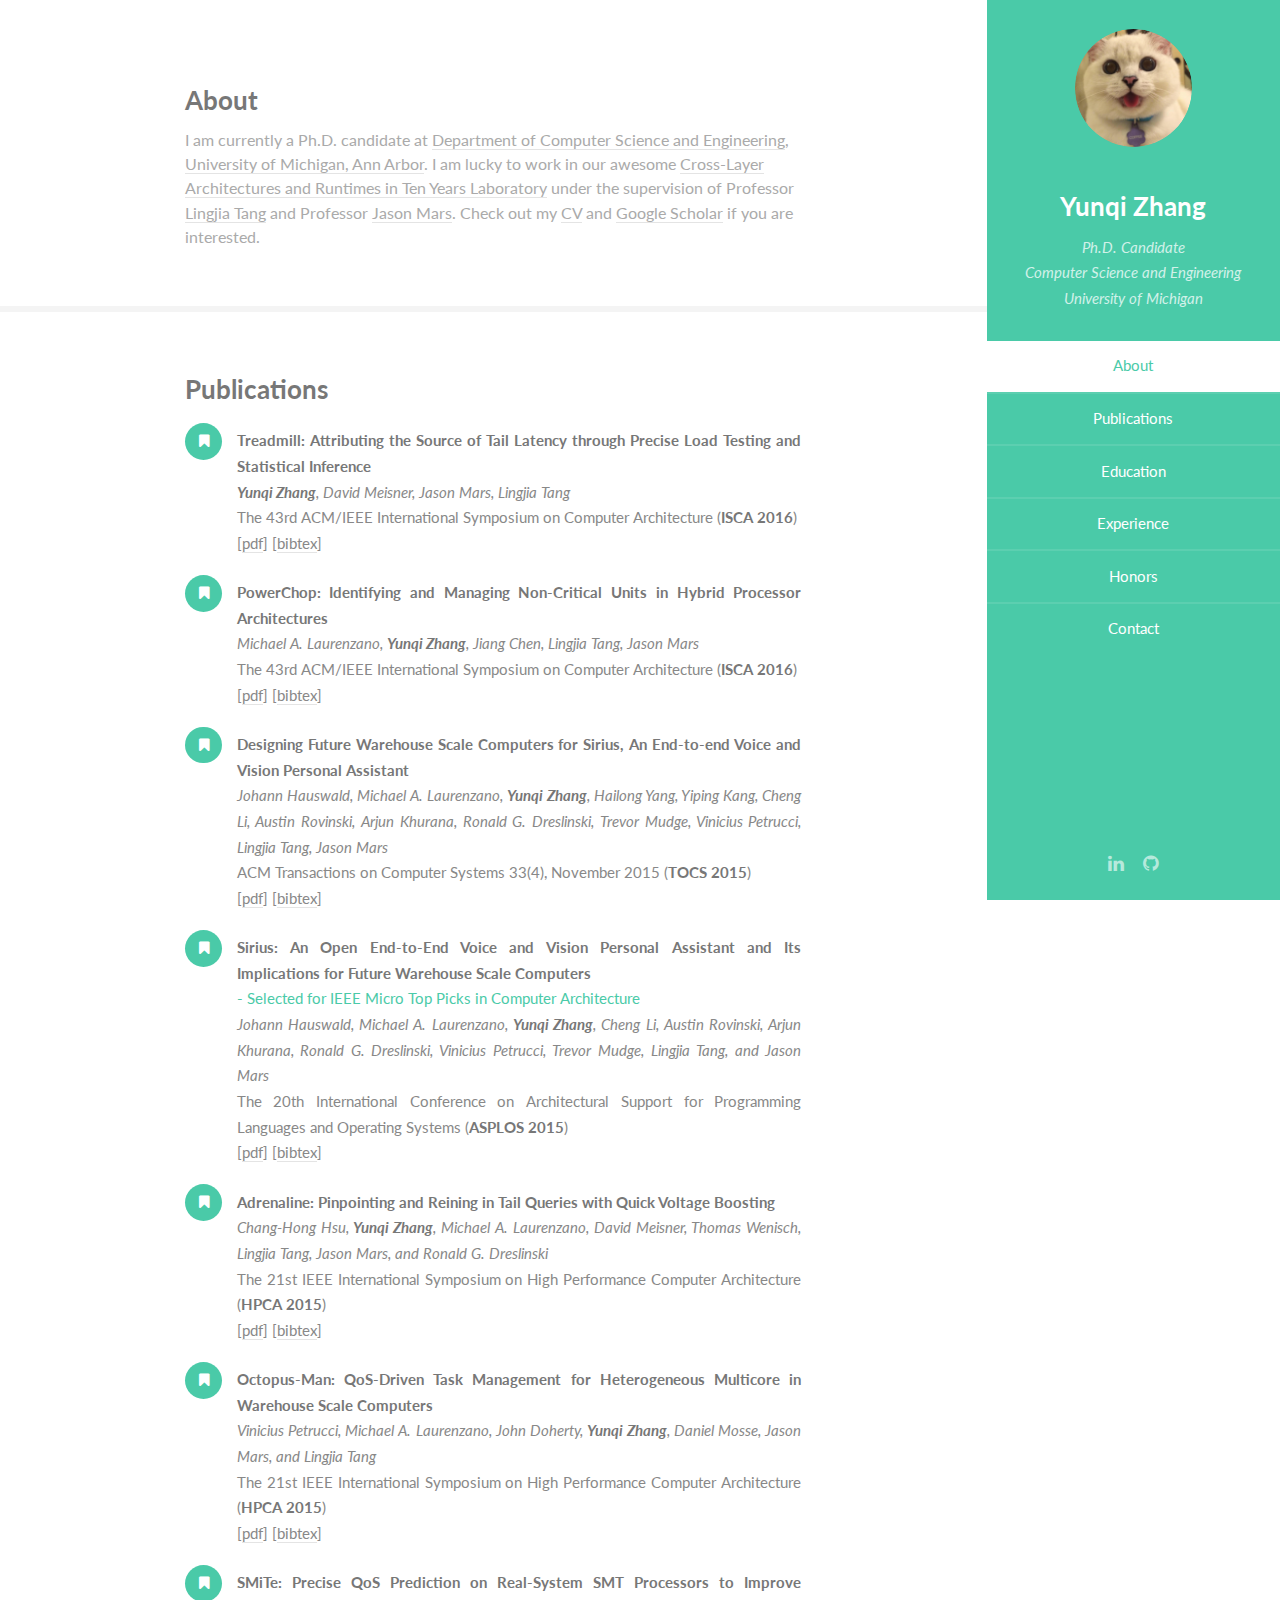
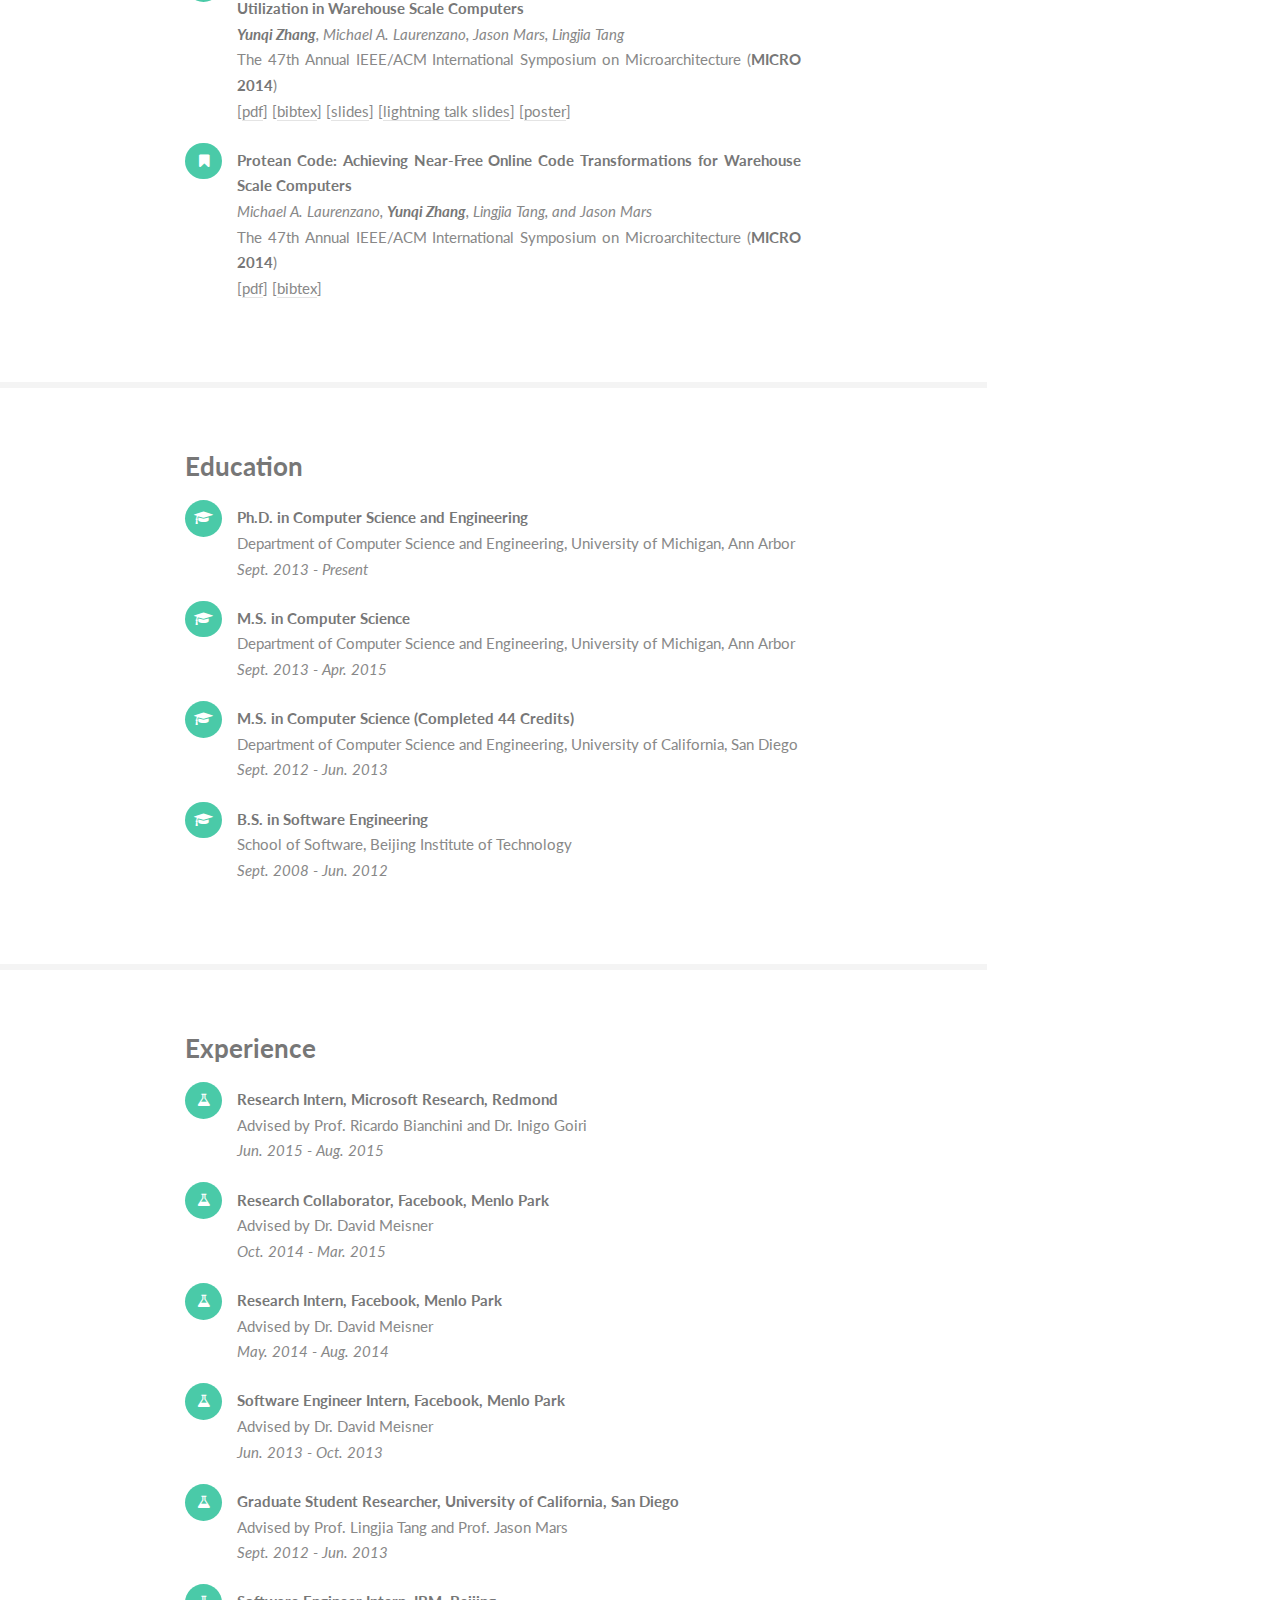
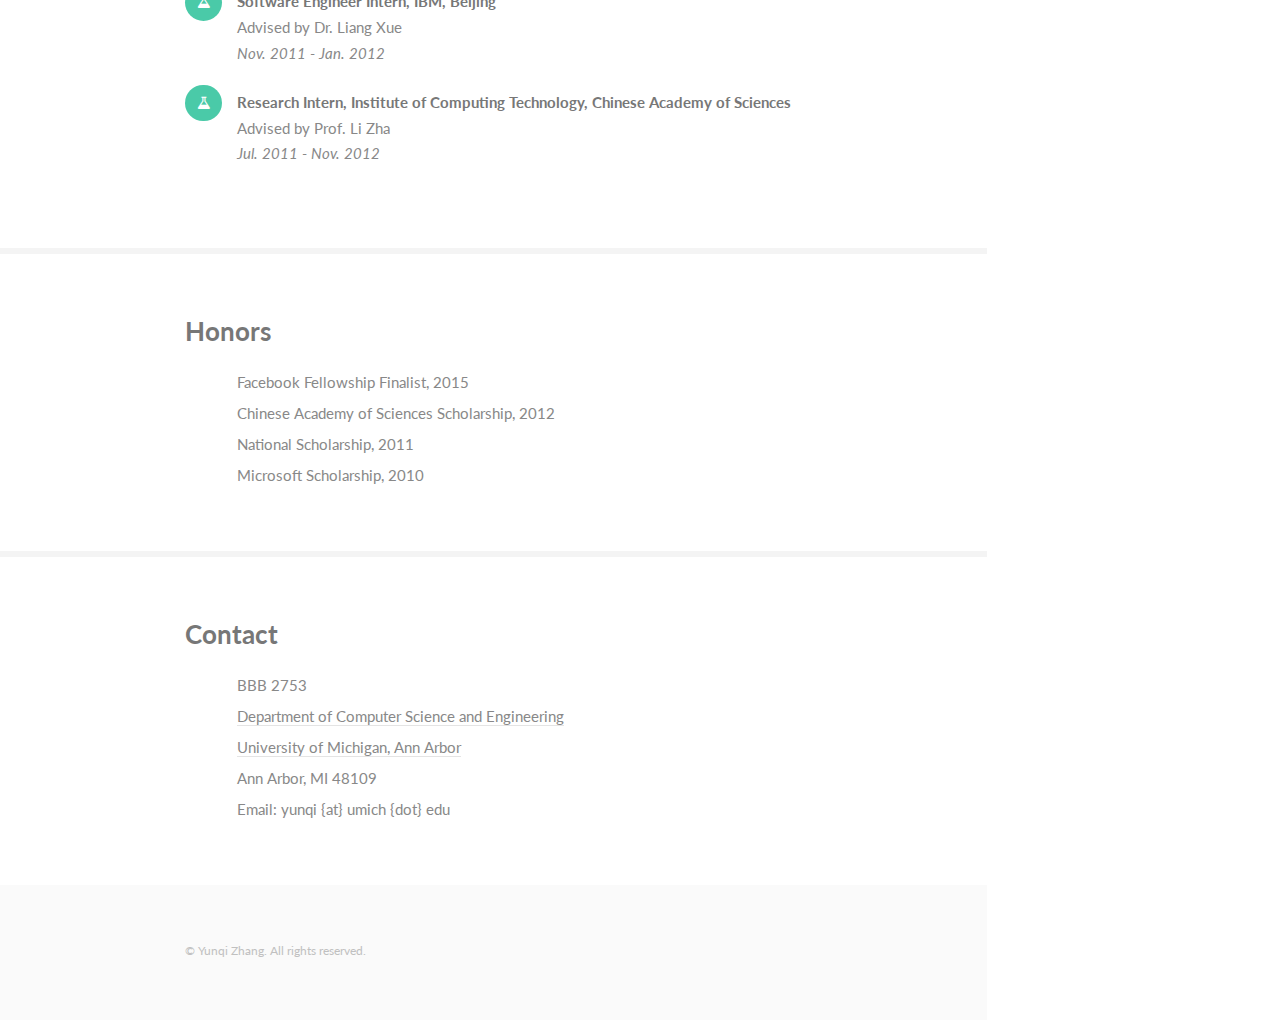
<file: index.html>
<!DOCTYPE html>

<!-- Google Analytics -->
<script>
  (function(i,s,o,g,r,a,m){i['GoogleAnalyticsObject']=r;i[r]=i[r]||function(){
  (i[r].q=i[r].q||[]).push(arguments)},i[r].l=1*new Date();a=s.createElement(o),
  m=s.getElementsByTagName(o)[0];a.async=1;a.src=g;m.parentNode.insertBefore(a,m)
  })(window,document,'script','https://www.google-analytics.com/analytics.js','ga');
  ga('create', 'UA-47259809-2', 'auto');
  ga('send', 'pageview');
</script>
<!-- Google Analytics -->

<html>
  <head>
    <title>Yunqi Zhang</title>
    <meta http-equiv="content-type" content="text/html; charset=utf-8" />
    <meta name="description" content="" />
    <meta name="keywords" content="" />
    <!--[if lte IE 8]><script src="css/ie/html5shiv.js"></script><![endif]-->
    <script src="js/jquery.min.js"></script>
    <script src="js/jquery.scrollzer.min.js"></script>
    <script src="js/jquery.scrolly.min.js"></script>
    <script src="js/skel.min.js"></script>
    <script src="js/skel-layers.min.js"></script>
    <script src="js/init.js"></script>
    <noscript>
      <link rel="stylesheet" href="css/skel.css" />
      <link rel="stylesheet" href="css/style.css" />
      <link rel="stylesheet" href="css/style-xlarge.css" />
    </noscript>
    <script type="text/javascript">
      $(document).ready( function() {
        $('#meow').click(function(){
            $('#wrap').append('<embed id="embed_player" src="meows/meow.wav" autostart="true" hidden="true"></embed>');
          });
        });
    </script>
    <!--[if lte IE 8]><link rel="stylesheet" href="css/ie/v8.css" /><![endif]-->
  </head>
  <body>
    <div id="wrapper">

      <!-- Header -->
        <section id="header" class="skel-layers-fixed">
          <header>
          <span class="image avatar"><a href="#"><img name="meow" id="meow" src="images/photo.jpg" alt="" /></a></span>
          <div id="wrap">&nbsp;</div>
            <h1 id="logo"><a href="#">Yunqi Zhang</a></h1>
            <p>
              Ph.D. Candidate<br />
              Computer Science and Engineering<br />
              University of Michigan
            </p>
          </header>
          <nav id="nav">
            <ul>
              <li><a href="#one" class="active">About</a></li>
              <li><a href="#two">Publications</a></li>
              <li><a href="#three">Education</a></li>
              <li><a href="#four">Experience</a></li>
              <li><a href="#five">Honors</a></li>
              <li><a href="#six">Contact</a></li>
            </ul>
          </nav>
          <footer>
            <ul class="icons">
              <li><a href="https://www.linkedin.com/in/yunqi-zhang-45565959" class="icon fa-linkedin"><span class="label">LinkedIn</span></a></li>
              <li><a href="https://github.com/yqzhang" class="icon fa-github"><span class="label">Github</span></a></li>
            </ul>
          </footer>
        </section>

      <!-- Main -->
        <div id="main">

          <!-- One -->
            <section id="one">
              <div class="container">
                <header>
                <h3>About</h3>
                <p>
                  I am currently a Ph.D. candidate at <a href="http://cse.umich.edu">Department of Computer Science and Engineering</a>,
                  <a href="http://www.umich.edu">University of Michigan, Ann Arbor</a>. I am lucky to work in our awesome 
                  <a href="http://clarity-lab.org/">Cross-Layer Architectures and Runtimes in Ten Years Laboratory</a> under the supervision of Professor 
                  <a href="http://www.lingjia.org">Lingjia Tang</a> and Professor <a href="http://www.jasonmars.org">Jason Mars</a>.
                  Check out my <a href="pdf/Yunqi_Zhang_CV.pdf">CV</a> and
                  <a href="https://scholar.google.com/citations?user=4Vo3pVMAAAAJ">Google Scholar</a> if you are interested.
                </p>
              </div>
            </section>

          <!-- Two -->
            <section id="two">
              <div class="container">
                <h3>Publications</h3>
                <ul class="feature-icons">
                  <li class="fa-bookmark">
                    <p align="justify">
                      <B>Treadmill: Attributing the Source of Tail Latency through Precise Load Testing and Statistical Inference</B><br />
                      <I><B>Yunqi Zhang</B>, David Meisner, Jason Mars, Lingjia Tang</I><br />
                      The 43rd ACM/IEEE International Symposium on Computer Architecture (<B>ISCA 2016</B>)<br />
                      [<a href="pdf/zhang2016treadmill.pdf">pdf</a>] [<a href="bibtex/zhang2016treadmill.bib">bibtex</a>]
                    </p>
                  </li>

                  <li class="fa-bookmark">
                    <p align="justify">
                      <B>PowerChop: Identifying and Managing Non-Critical Units in Hybrid Processor Architectures</B><br />
                      <I>Michael A. Laurenzano, <B>Yunqi Zhang</B>, Jiang Chen, Lingjia Tang, Jason Mars</I><br />
                      The 43rd ACM/IEEE International Symposium on Computer Architecture (<B>ISCA 2016</B>)<br />
                      [<a href="pdf/laurenzano2016powerchop.pdf">pdf</a>] [<a href="bibtex/laurenzano2016powerchop.bib">bibtex</a>]
                    </p>
                  </li>

                  <li class="fa-bookmark">
                    <p align="justify">
                      <B>Designing Future Warehouse Scale Computers for Sirius, An End-to-end Voice and Vision Personal Assistant</B><br />
                      <I>Johann Hauswald, Michael A. Laurenzano, <B>Yunqi Zhang</B>, Hailong Yang, Yiping Kang, Cheng Li, Austin Rovinski, Arjun Khurana, Ronald G. Dreslinski, Trevor Mudge, Vinicius Petrucci, Lingjia Tang, Jason Mars</I><br />
                      ACM Transactions on Computer Systems 33(4), November 2015 (<B>TOCS 2015</B>)<br />
                      [<a href="pdf/hauswald2015tocs.pdf">pdf</a>] [<a href="bibtex/hauswald2015tocs.bib">bibtex</a>]
                    </p>
                  </li>

                  <li class="fa-bookmark">
                    <p align="justify">
                      <B>Sirius: An Open End-to-End Voice and Vision Personal Assistant and Its Implications for Future Warehouse Scale Computers</B><br />
                      <font color="#4acaa8"> - Selected for IEEE Micro Top Picks in Computer Architecture</font><br />
                      <I>Johann Hauswald, Michael A. Laurenzano, <B>Yunqi Zhang</B>, Cheng Li, Austin Rovinski, Arjun Khurana, Ronald G. Dreslinski, Vinicius Petrucci, Trevor Mudge, Lingjia Tang, and Jason Mars</I><br />
                      The 20th International Conference on Architectural Support for Programming Languages and Operating Systems (<B>ASPLOS 2015</B>)<br />
                      [<a href="pdf/hauswald2015sirius.pdf">pdf</a>] [<a href="bibtex/hauswald2015sirius.bib">bibtex</a>]
                    </p>
                  </li>

                  <li class="fa-bookmark">
                    <p align="justify">
                      <B>Adrenaline: Pinpointing and Reining in Tail Queries with Quick Voltage Boosting</B><br />
                      <I>Chang-Hong Hsu, <B>Yunqi Zhang</B>, Michael A. Laurenzano, David Meisner, Thomas Wenisch, Lingjia Tang, Jason Mars, and Ronald G. Dreslinski</I><br />
                      The 21st IEEE International Symposium on High Performance Computer Architecture (<B>HPCA 2015</B>)<br />
                      [<a href="pdf/hsu2015adrenaline.pdf">pdf</a>] [<a href="bibtex/hsu2015adrenaline.bib">bibtex</a>]
                    </p>
                  </li>

                  <li class="fa-bookmark">
                    <p align="justify">
                      <B>Octopus-Man: QoS-Driven Task Management for Heterogeneous Multicore in Warehouse Scale Computers</B><br />
                      <I>Vinicius Petrucci, Michael A. Laurenzano, John Doherty, <B>Yunqi Zhang</B>, Daniel Mosse, Jason Mars, and Lingjia Tang</I><br />
                      The 21st IEEE International Symposium on High Performance Computer Architecture (<B>HPCA 2015</B>)<br />
                      [<a href="pdf/petrucci2015octopusman.pdf">pdf</a>] [<a href="bibtex/petrucci2015octopusman.bib">bibtex</a>]
                    </p>
                  </li>

                  <li class="fa-bookmark">
                    <p align="justify">
                      <B>SMiTe: Precise QoS Prediction on Real-System SMT Processors to Improve Utilization in Warehouse Scale Computers</B><br />
                      <I><B>Yunqi Zhang</B>, Michael A. Laurenzano, Jason Mars, Lingjia Tang</I><br />
                      The 47th Annual IEEE/ACM International Symposium on Microarchitecture (<B>MICRO 2014</B>)<br />
                      [<a href="pdf/zhang2014smite.pdf">pdf</a>] [<a href="bibtex/zhang2014smite.bib">bibtex</a>] [<a href="pdf/zhang2014smite_talk.pdf">slides</a>] [<a href="pdf/zhang2014smite_lightning.pdf">lightning talk slides</a>] [<a href="pdf/zhang2014smite_poster.pdf">poster</a>]
                    </p>
                  </li>

                  <li class="fa-bookmark">
                    <p align="justify">
                      <B>Protean Code: Achieving Near-Free Online Code Transformations for Warehouse Scale Computers</B><br />
                      <I>Michael A. Laurenzano, <B>Yunqi Zhang</B>, Lingjia Tang, and Jason Mars</I><br />
                      The 47th Annual IEEE/ACM International Symposium on Microarchitecture (<B>MICRO 2014</B>)<br />
                      [<a href="pdf/laurenzano2014protean.pdf">pdf</a>] [<a href="bibtex/laurenzano2014protean.bib">bibtex</a>]
                    </p>
                  </li>

                </ul>
              </div>
            </section>

          <!-- Three -->
            <section id="three">
              <div class="container">
                <h3>Education</h3>
                <ul class="feature-icons">
                  <li class="fa-graduation-cap">
                    <p align="justify">
                      <B>Ph.D. in Computer Science and Engineering</B><br />
                      Department of Computer Science and Engineering, University of Michigan, Ann Arbor<br />
                      <I>Sept. 2013 - Present</I>
                    </p>
                  </li>

                  <li class="fa-graduation-cap">
                    <p align="justify">
                      <B>M.S. in Computer Science</B><br />
                      Department of Computer Science and Engineering, University of Michigan, Ann Arbor<br />
                      <I>Sept. 2013 - Apr. 2015</I>
                    </p>
                  </li>

                  <li class="fa-graduation-cap">
                    <p align="justify">
                      <B>M.S. in Computer Science (Completed 44 Credits)</B><br />
                      Department of Computer Science and Engineering, University of California, San Diego<br />
                      <I>Sept. 2012 - Jun. 2013</I>
                    </p>
                  </li>

                  <li class="fa-graduation-cap">
                    <p align="justify">
                      <B>B.S. in Software Engineering</B><br />
                      School of Software, Beijing Institute of Technology<br />
                      <I>Sept. 2008 - Jun. 2012</I>
                    </p>
                  </li>
                </ul>
              </div>
            </section>

          <!-- Four -->
            <section id="four">
              <div class="container">
                <h3>Experience</h3>
                <ul class="feature-icons">
                  <li class="fa-flask">
                    <p align="justify">
                      <B>Research Intern, Microsoft Research, Redmond</B><br />
                      Advised by Prof. Ricardo Bianchini and Dr. Inigo Goiri<br />
                      <I>Jun. 2015 - Aug. 2015</I>
                    </p>
                  </li>

                  <li class="fa-flask">
                    <p align="justify">
                      <B>Research Collaborator, Facebook, Menlo Park</B><br />
                      Advised by Dr. David Meisner<br />
                      <I>Oct. 2014 - Mar. 2015</I>
                    </p>
                  </li>

                  <li class="fa-flask">
                    <p align="justify">
                      <B>Research Intern, Facebook, Menlo Park</B><br />
                      Advised by Dr. David Meisner<br />
                      <I>May. 2014 - Aug. 2014</I>
                    </p>
                  </li>
                  
                  <li class="fa-flask">
                    <p align="justify">
                      <B>Software Engineer Intern, Facebook, Menlo Park</B><br />
                      Advised by Dr. David Meisner<br />
                      <I>Jun. 2013 - Oct. 2013</I>
                    </p>
                  </li>

                  <li class="fa-flask">
                    <p align="justify">
                      <B>Graduate Student Researcher, University of California, San Diego</B><br />
                      Advised by Prof. Lingjia Tang and Prof. Jason Mars<br />
                      <I>Sept. 2012 - Jun. 2013</I>
                    </p>
                  </li>

                  <li class="fa-flask">
                    <p align="justify">
                      <B>Software Engineer Intern, IBM, Beijing</B><br />
                      Advised by Dr. Liang Xue<br />
                      <I>Nov. 2011 - Jan. 2012</I>
                    </p>
                  </li>

                  <li class="fa-flask">
                    <p align="justify">
                      <B>Research Intern, Institute of Computing Technology, Chinese Academy of Sciences</B><br />
                      Advised by Prof. Li Zha<br />
                      <I>Jul. 2011 - Nov. 2012</I>
                    </p>
                  </li>

                </ul>
              </div>
            </section>

          <!-- Five -->
            <section id="five">
              <div class="container">
                <h3>Honors</h3>
                <ul class="feature-icons">
                  <li>Facebook Fellowship Finalist, 2015</li>
                  <li>Chinese Academy of Sciences Scholarship, 2012</li>
                  <li>National Scholarship, 2011</li>
                  <li>Microsoft Scholarship, 2010</li>
                </ul>
              </div>
            </section>

          <!-- Six -->
            <section id="six">
              <div class="container">
                <h3>Contact</h3>
                <ul class="feature-icons">
                  <li>BBB 2753</li>
                  <li><a href="http://cse.umich.edu/">Department of Computer Science and Engineering</a></li>
                  <li><a href="http://www.umich.edu">University of Michigan, Ann Arbor</a></li>
                  <li>Ann Arbor, MI 48109</li>
                  <li>Email: yunqi {at} umich {dot} edu</li>
                </ul>
              </div>
            </section>

        </div>

      <!-- Footer -->
        <section id="footer">
          <div class="container">
            <ul class="copyright">
              <li>&copy; Yunqi Zhang. All rights reserved.</li>
            </ul>
          </div>
        </section>

    </div>
  </body>
</html>
</file>
<file: css/style-xlarge.css>
/*
	Read Only by Pixelarity
	pixelarity.com @pixelarity
	License: pixelarity.com/license
*/

/* Basic */

	body, input, select, textarea {
		font-size: 13pt;
	}

/* Header */

	#header {
		width: 21em;
	}

		#header > header {
			padding: 2em;
		}

		#header > footer {
			padding: 1.5em;
		}

/* Wrapper */

	#wrapper {
		padding-right: 21em;
	}

/* Main */

	#main > section > .container {
		padding: 4em 0 2em 0;
	}
</file>
<file: css/ie/v8.css>
/*
	Read Only by Pixelarity
	pixelarity.com @pixelarity
	License: pixelarity.com/license
*/

/* Basic */

	code,
	input[type="text"],
	input[type="password"],
	input[type="email"],
	select,
	textarea,
	.box,
	.image,
	.image img,
	input[type="submit"],
	input[type="reset"],
	input[type="button"],
	.button {
		position: relative;
		-ms-behavior: url("css/ie/PIE.htc");
	}

/* Form */

	input[type="text"],
	input[type="password"],
	input[type="email"],
	select {
		line-height: 2.75em;
	}

	input[type="checkbox"],
	input[type="radio"] {
		-moz-appearance: normal;
		-webkit-appearance: normal;
		-o-appearance: normal;
		-ms-appearance: normal;
		appearance: normal;
	}

		input[type="checkbox"] + label,
		input[type="radio"] + label {
			padding: 0 0 0 1.5em;
		}

			input[type="checkbox"] + label:before,
			input[type="radio"] + label:before {
				display: none;
			}

/* Button */

	input[type="submit"].alt,
	input[type="reset"].alt,
	input[type="button"].alt,
	.button.alt {
		border: solid 2px #e4e4e4;
	}
</file>
<file: css/skel.css>
/* Resets (http://meyerweb.com/eric/tools/css/reset/ | v2.0 | 20110126 | License: none (public domain)) */

	html,body,div,span,applet,object,iframe,h1,h2,h3,h4,h5,h6,p,blockquote,pre,a,abbr,acronym,address,big,cite,code,del,dfn,em,img,ins,kbd,q,s,samp,small,strike,strong,sub,sup,tt,var,b,u,i,center,dl,dt,dd,ol,ul,li,fieldset,form,label,legend,table,caption,tbody,tfoot,thead,tr,th,td,article,aside,canvas,details,embed,figure,figcaption,footer,header,hgroup,menu,nav,output,ruby,section,summary,time,mark,audio,video{margin:0;padding:0;border:0;font-size:100%;font:inherit;vertical-align:baseline;}article,aside,details,figcaption,figure,footer,header,hgroup,menu,nav,section{display:block;}body{line-height:1;}ol,ul{list-style:none;}blockquote,q{quotes:none;}blockquote:before,blockquote:after,q:before,q:after{content:'';content:none;}table{border-collapse:collapse;border-spacing:0;}body{-webkit-text-size-adjust:none}

/* Box Model */

	*, *:before, *:after {
		-moz-box-sizing: border-box;
		-webkit-box-sizing: border-box;
		box-sizing: border-box;
	}

/* Container */

	.container {
		margin-left: auto;
		margin-right: auto;

		/* width: (containers) */
		width: 45em;
	}

	/* Modifiers */

		/* 125% */
			.container.\31 25\25 {
				width: 100%;

				/* max-width: (containers * 1.25) */
				max-width: 56.25em;

				/* min-width: (containers) */
				min-width: 45em;
			}

		/* 75% */
			.container.\37 5\25 {

				/* width: (containers * 0.75) */
				width: 33.75em;

			}

		/* 50% */
			.container.\35 0\25 {

				/* width: (containers * 0.50) */
				width: 22.5em;

			}

		/* 25% */
			.container.\32 5\25 {

				/* width: (containers * 0.25) */
				width: 11.25em;

			}

/* Grid */

	.row {
		border-bottom: solid 1px transparent;
	}

	.row > * {
		float: left;
	}

	.row:after, .row:before {
		content: '';
		display: block;
		clear: both;
		height: 0;
	}

	.row.uniform > * > :first-child {
		margin-top: 0;
	}

	.row.uniform > * > :last-child {
		margin-bottom: 0;
	}

	/* Gutters */

		/* Normal */

			.row > * {
				/* padding: (gutters.horizontal) 0 0 (gutters.vertical) */
				padding: 0 0 0 2em;
			}

			.row {
				/* margin: -(gutters.horizontal) 0 -1px -(gutters.vertical) */
				margin: 0 0 -1px -2em;
			}

			.row.uniform > * {
				/* padding: (gutters.vertical) 0 0 (gutters.vertical) */
				padding: 2em 0 0 2em;
			}

			.row.uniform {
				/* margin: -(gutters.vertical) 0 -1px -(gutters.vertical) */
				margin: -2em 0 -1px -2em;
			}

		/* 200% */

			.row.\32 00\25 > * {
				/* padding: (gutters.horizontal) 0 0 (gutters.vertical) */
				padding: 0 0 0 4em;
			}

			.row.\32 00\25 {
				/* margin: -(gutters.horizontal) 0 -1px -(gutters.vertical) */
				margin: 0 0 -1px -4em;
			}

			.row.uniform.\32 00\25 > * {
				/* padding: (gutters.vertical) 0 0 (gutters.vertical) */
				padding: 4em 0 0 4em;
			}

			.row.uniform.\32 00\25 {
				/* margin: -(gutters.vertical) 0 -1px -(gutters.vertical) */
				margin: -4em 0 -1px -4em;
			}

		/* 150% */

			.row.\31 50\25 > * {
				/* padding: (gutters.horizontal) 0 0 (gutters.vertical) */
				padding: 0 0 0 1.5em;
			}

			.row.\31 50\25 {
				/* margin: -(gutters.horizontal) 0 -1px -(gutters.vertical) */
				margin: 0 0 -1px -1.5em;
			}

			.row.uniform.\31 50\25 > * {
				/* padding: (gutters.vertical) 0 0 (gutters.vertical) */
				padding: 1.5em 0 0 1.5em;
			}

			.row.uniform.\31 50\25 {
				/* margin: -(gutters.vertical) 0 -1px -(gutters.vertical) */
				margin: -1.5em 0 -1px -1.5em;
			}

		/* 50% */

			.row.\35 0\25 > * {
				/* padding: (gutters.horizontal) 0 0 (gutters.vertical) */
				padding: 0 0 0 1em;
			}

			.row.\35 0\25 {
				/* margin: -(gutters.horizontal) 0 -1px -(gutters.vertical) */
				margin: 0 0 -1px -1em;
			}

			.row.uniform.\35 0\25 > * {
				/* padding: (gutters.vertical) 0 0 (gutters.vertical) */
				padding: 1em 0 0 1em;
			}

			.row.uniform.\35 0\25 {
				/* margin: -(gutters.vertical) 0 -1px -(gutters.vertical) */
				margin: -1em 0 -1px -1em;
			}

		/* 25% */

			.row.\32 5\25 > * {
				/* padding: (gutters.horizontal) 0 0 (gutters.vertical) */
				padding: 0 0 0 0.5em;
			}

			.row.\32 5\25 {
				/* margin: -(gutters.horizontal) 0 -1px -(gutters.vertical) */
				margin: 0 0 -1px -0.5em;
			}

			.row.uniform.\32 5\25 > * {
				/* padding: (gutters.vertical) 0 0 (gutters.vertical) */
				padding: 0.5em 0 0 0.5em;
			}

			.row.uniform.\32 5\25 {
				/* margin: -(gutters.vertical) 0 -1px -(gutters.vertical) */
				margin: -0.5em 0 -1px -0.5em;
			}

		/* 0% */

			.row.\30 \25 > * {
				padding: 0;
			}

			.row.\30 \25 {
				margin: 0 0 -1px 0;
			}

	/* Cells */

		.\31 2u, .\31 2u\24 { width: 100%; clear: none; margin-left: 0; }
		.\31 1u, .\31 1u\24 { width: 91.6666666667%; clear: none; margin-left: 0; }
		.\31 0u, .\31 0u\24 { width: 83.3333333333%; clear: none; margin-left: 0; }
		.\39 u, .\39 u\24 { width: 75%; clear: none; margin-left: 0; }
		.\38 u, .\38 u\24 { width: 66.6666666667%; clear: none; margin-left: 0; }
		.\37 u, .\37 u\24 { width: 58.3333333333%; clear: none; margin-left: 0; }
		.\36 u, .\36 u\24 { width: 50%; clear: none; margin-left: 0; }
		.\35 u, .\35 u\24 { width: 41.6666666667%; clear: none; margin-left: 0; }
		.\34 u, .\34 u\24 { width: 33.3333333333%; clear: none; margin-left: 0; }
		.\33 u, .\33 u\24 { width: 25%; clear: none; margin-left: 0; }
		.\32 u, .\32 u\24 { width: 16.6666666667%; clear: none; margin-left: 0; }
		.\31 u, .\31 u\24 { width: 8.3333333333%; clear: none; margin-left: 0; }

		.\31 2u\24 + *,
		.\31 1u\24 + *,
		.\31 0u\24 + *,
		.\39 u\24 + *,
		.\38 u\24 + *,
		.\37 u\24 + *,
		.\36 u\24 + *,
		.\35 u\24 + *,
		.\34 u\24 + *,
		.\33 u\24 + *,
		.\32 u\24 + *,
		.\31 u\24 + * {
			clear: left;
		}

		.\-11u { margin-left: 91.6666666667% }
		.\-10u { margin-left: 83.3333333333% }
		.\-9u { margin-left: 75% }
		.\-8u { margin-left: 66.6666666667% }
		.\-7u { margin-left: 58.3333333333% }
		.\-6u { margin-left: 50% }
		.\-5u { margin-left: 41.6666666667% }
		.\-4u { margin-left: 33.3333333333% }
		.\-3u { margin-left: 25% }
		.\-2u { margin-left: 16.6666666667% }
		.\-1u { margin-left: 8.3333333333% }
</file>
<file: css/style.css>
@charset "UTF-8";
@import url(font-awesome.min.css);
@import url("http://fonts.googleapis.com/css?family=Lato:400,400italic,700,700italic|Source+Code+Pro:400");

/*
	Read Only by Pixelarity
	pixelarity.com @pixelarity
	License: pixelarity.com/license
*/

/* Basic */

	body {
		background: #fff;
	}

	body, input, select, textarea {
		color: #888;
		font-family: "Lato", sans-serif;
		font-size: 16pt;
		font-weight: 400;
		line-height: 1.75em;
	}

	a {
		-moz-transition: color 0.2s ease-in-out, border-color 0.2s ease-in-out;
		-webkit-transition: color 0.2s ease-in-out, border-color 0.2s ease-in-out;
		-o-transition: color 0.2s ease-in-out, border-color 0.2s ease-in-out;
		-ms-transition: color 0.2s ease-in-out, border-color 0.2s ease-in-out;
		transition: color 0.2s ease-in-out, border-color 0.2s ease-in-out;
		border-bottom: solid 1px #e4e4e4;
		color: inherit;
		text-decoration: none;
	}

		a:hover {
			border-bottom-color: transparent;
			color: #4acaa8 !important;
		}

	strong, b {
		color: #777;
		font-weight: 700;
	}

	em, i {
		font-style: italic;
	}

	p {
		margin: 0 0 2.25em 0;
	}

	h1, h2, h3, h4, h5, h6 {
		color: #777;
		font-weight: 700;
		line-height: 1em;
		margin: 0 0 0.5625em 0;
	}

		h1 a, h2 a, h3 a, h4 a, h5 a, h6 a {
			border: 0;
			color: inherit;
			text-decoration: none;
		}

	h2 {
		font-size: 2em;
		line-height: 1.5em;
	}

	h3 {
		font-size: 1.75em;
		line-height: 1.5em;
	}

	h4 {
		font-size: 1.25em;
		line-height: 1.5em;
	}

	h5 {
		font-size: 0.9em;
		line-height: 1.5em;
	}

	h6 {
		font-size: 0.7em;
		line-height: 1.5em;
	}

	sub {
		font-size: 0.8em;
		position: relative;
		top: 0.5em;
	}

	sup {
		font-size: 0.8em;
		position: relative;
		top: -0.5em;
	}

	hr {
		border: 0;
		border-bottom: solid 2px #f4f4f4;
		margin: 2.25em 0;
	}

		hr.major {
			margin: 3.375em 0;
		}

	blockquote {
		border-left: solid 8px #e4e4e4;
		font-style: italic;
		margin: 0 0 2.25em 0;
		padding: 0.5em 0 0.5em 2em;
	}

	code {
		background: #555;
		border-radius: 5px;
		color: #fff;
		font-family: "Source Code Pro", monospace;
		font-size: 0.9em;
		margin: 0 0.25em;
		padding: 0.25em 0.65em;
	}

	pre {
		font-family: "Source Code Pro", monospace;
		font-size: 0.9em;
		margin: 0 0 2.25em 0;
	}

		pre code {
			-webkit-overflow-scrolling: touch;
			display: block;
			line-height: 1.5em;
			overflow-x: auto;
			padding: 1em 1.5em;
		}

	.align-left {
		text-align: left;
	}

	.align-center {
		text-align: center;
	}

	.align-right {
		text-align: right;
	}

/* Section/Article */

	section.special, article.special {
		text-align: center;
	}

	header p {
		color: #aaa;
		position: relative;
		margin: 0 0 1.6875em 0;
	}

	header h2 + p {
		font-size: 1.25em;
		margin-top: -0.5em;
		line-height: 1.5em;
	}

	header h3 + p {
		font-size: 1.1em;
		margin-top: -0.35em;
		line-height: 1.5em;
	}

	header h4 + p,
	header h5 + p,
	header h6 + p {
		font-size: 0.9em;
		margin-top: -0.25em;
		line-height: 1.5em;
	}

	header.major h2 {
		color: #4acaa8;
		font-size: 3.5em;
	}

		header.major h2 + p {
			color: #777;
			font-size: 1.75em;
			font-weight: 700;
			margin-top: -0.75em;
		}

/* Form */

	form {
		margin: 0 0 2.25em 0;
	}

	label {
		color: #777;
		display: block;
		font-size: 0.9em;
		font-weight: 700;
		margin: 0 0 1.125em 0;
	}

	input::-moz-focus-inner {
		border: 0;
		padding: 0;
	}

	input[type="text"],
	input[type="password"],
	input[type="email"],
	select,
	textarea {
		-moz-appearance: none;
		-webkit-appearance: none;
		-o-appearance: none;
		-ms-appearance: none;
		appearance: none;
		border-radius: 5px;
		border: none;
		border: solid 2px #e4e4e4;
		color: inherit;
		display: block;
		outline: 0;
		padding: 0 1em;
		text-decoration: none;
		width: 100%;
	}

		input[type="text"]:invalid,
		input[type="password"]:invalid,
		input[type="email"]:invalid,
		select:invalid,
		textarea:invalid {
			box-shadow: none;
		}

		input[type="text"]:focus,
		input[type="password"]:focus,
		input[type="email"]:focus,
		select:focus,
		textarea:focus {
			border-color: #4acaa8;
		}

	.select-wrapper {
		text-decoration: none;
		display: block;
		position: relative;
	}

		.select-wrapper:before {
			content: '\f078';
			-moz-osx-font-smoothing: grayscale;
			-webkit-font-smoothing: antialiased;
			font-family: FontAwesome;
			font-style: normal;
			font-weight: normal;
			text-transform: none !important;
		}

		.select-wrapper:before {
			color: #e4e4e4;
			display: block;
			height: 2.75em;
			line-height: 2.75em;
			pointer-events: none;
			position: absolute;
			right: 0;
			text-align: center;
			top: 0;
			width: 2.75em;
		}

		.select-wrapper select::-ms-expand {
			display: none;
		}

	input[type="text"],
	input[type="password"],
	input[type="email"],
	select {
		height: 2.75em;
	}

	textarea {
		padding: 0.75em 1em;
	}

	input[type="checkbox"],
	input[type="radio"] {
		-moz-appearance: none;
		-webkit-appearance: none;
		-o-appearance: none;
		-ms-appearance: none;
		appearance: none;
		display: block;
		float: left;
		margin-right: -2em;
		opacity: 0;
		width: 1em;
		z-index: -1;
	}

		input[type="checkbox"] + label,
		input[type="radio"] + label {
			text-decoration: none;
			color: #888;
			cursor: pointer;
			display: inline-block;
			font-size: 1em;
			font-weight: 400;
			padding-left: 2.4em;
			padding-right: 0.75em;
			position: relative;
		}

			input[type="checkbox"] + label:before,
			input[type="radio"] + label:before {
				-moz-osx-font-smoothing: grayscale;
				-webkit-font-smoothing: antialiased;
				font-family: FontAwesome;
				font-style: normal;
				font-weight: normal;
				text-transform: none !important;
			}

			input[type="checkbox"] + label:before,
			input[type="radio"] + label:before {
				background: #fafafa;
				border-radius: 5px;
				border: solid 2px #e4e4e4;
				content: '';
				display: inline-block;
				height: 1.65em;
				left: 0;
				line-height: 1.58125em;
				position: absolute;
				text-align: center;
				top: 0;
				width: 1.65em;
			}

		input[type="checkbox"]:checked + label:before,
		input[type="radio"]:checked + label:before {
			background: #989898;
			border-color: #989898;
			color: #ffffff;
			content: '\f00c';
		}

		input[type="checkbox"]:focus + label:before,
		input[type="radio"]:focus + label:before {
			border-color: #4acaa8;
		}

	input[type="checkbox"] + label:before {
		border-radius: 5px;
	}

	input[type="radio"] + label:before {
		border-radius: 100%;
	}

	::-webkit-input-placeholder {
		color: #aaa !important;
		font-style: italic;
		opacity: 1.0;
	}

	:-moz-placeholder {
		color: #aaa !important;
		font-style: italic;
		opacity: 1.0;
	}

	::-moz-placeholder {
		color: #aaa !important;
		font-style: italic;
		opacity: 1.0;
	}

	:-ms-input-placeholder {
		color: #aaa !important;
		font-style: italic;
		opacity: 1.0;
	}

	.formerize-placeholder {
		color: #aaa !important;
		font-style: italic;
		opacity: 1.0;
	}

/* Box */

	.box {
		border-radius: 5px;
		border: solid 2px #e4e4e4;
		margin-bottom: 2.25em;
		padding: 1.5em;
	}

		.box > :last-child,
		.box > :last-child > :last-child,
		.box > :last-child > :last-child > :last-child {
			margin-bottom: 0;
		}

		.box.alt {
			border: 0;
			border-radius: 0;
			padding: 0;
		}

/* Icon */

	.icon {
		text-decoration: none;
		border-bottom: none;
		position: relative;
	}

		.icon:before {
			-moz-osx-font-smoothing: grayscale;
			-webkit-font-smoothing: antialiased;
			font-family: FontAwesome;
			font-style: normal;
			font-weight: normal;
			text-transform: none !important;
		}

		.icon > .label {
			display: none;
		}

/* Image */

	.image {
		border-radius: 5px;
		border: 0;
		display: inline-block;
		position: relative;
	}

		.image img {
			border-radius: 5px;
			display: block;
		}

		.image.left {
			float: left;
			margin: 0 2.5em 2em 0;
			top: 0.25em;
		}

		.image.right {
			float: right;
			margin: 0 0 2em 2.5em;
			top: 0.25em;
		}

		.image.fit {
			display: block;
			margin: 0 0 2.25em 0;
			width: 100%;
		}

			.image.fit img {
				display: block;
				width: 100%;
			}

		.image.avatar {
			border-radius: 100%;
			overflow: hidden;
		}

			.image.avatar img {
				border-radius: 100%;
				display: block;
				width: 100%;
			}

/* List */

	ol {
		list-style: decimal;
		margin: 0 0 2.25em 0;
		padding-left: 1.25em;
	}

		ol li {
			padding-left: 0.25em;
		}

	ul {
		list-style: disc;
		margin: 0 0 2.25em 0;
		padding-left: 1em;
	}

		ul li {
			padding-left: 0.5em;
		}

		ul.alt {
			list-style: none;
			padding-left: 0;
		}

			ul.alt li {
				border-top: solid 2px #f4f4f4;
				padding: 0.5em 0;
			}

				ul.alt li:first-child {
					border-top: 0;
					padding-top: 0;
				}

		ul.feature-icons {
			list-style: none;
			padding-left: 0;
		}

			ul.feature-icons li {
				text-decoration: none;
				display: inline-block;
				margin: 0 0 -1em 0;
				padding: 0.35em 0 0 3.5em;
				position: relative;
				width: 100%;
			}

				ul.feature-icons li:before {
					-moz-osx-font-smoothing: grayscale;
					-webkit-font-smoothing: antialiased;
					font-family: FontAwesome;
					font-style: normal;
					font-weight: normal;
					text-transform: none !important;
				}

				ul.feature-icons li:before {
					background: #4acaa8;
					border-radius: 100%;
					color: #ffffff;
					display: block;
					height: 2.5em;
					left: 0;
					line-height: 2.5em;
					position: absolute;
					text-align: center;
					top: 0;
					width: 2.5em;
				}

		ul.icons {
			cursor: default;
			list-style: none;
			padding-left: 0;
		}

			ul.icons li {
				display: inline-block;
				padding: 0 1em 0 0;
			}

				ul.icons li:last-child {
					padding-right: 0 !important;
				}

				ul.icons li .icon:before {
					font-size: 1.25em;
				}

		ul.actions {
			cursor: default;
			list-style: none;
			padding-left: 0;
		}

			ul.actions li {
				display: inline-block;
				padding: 0 1.125em 0 0;
				vertical-align: middle;
			}

				ul.actions li:last-child {
					padding-right: 0;
				}

			ul.actions.small li {
				padding: 0 0.5625em 0 0;
			}

			ul.actions.vertical li {
				display: block;
				padding: 1.125em 0 0 0;
			}

				ul.actions.vertical li:first-child {
					padding-top: 0;
				}

				ul.actions.vertical li > * {
					margin-bottom: 0;
				}

			ul.actions.vertical.small li {
				padding: 0.5625em 0 0 0;
			}

				ul.actions.vertical.small li:first-child {
					padding-top: 0;
				}

			ul.actions.fit {
				display: table;
				margin-left: -1.125em;
				padding: 0;
				table-layout: fixed;
				width: calc(100% + 1.125em);
			}

				ul.actions.fit li {
					display: table-cell;
					padding: 0 0 0 1.125em;
				}

					ul.actions.fit li > * {
						margin-bottom: 0;
					}

				ul.actions.fit.small {
					margin-left: -0.5625em;
					width: calc(100% + 0.5625em);
				}

					ul.actions.fit.small li {
						padding: 0 0 0 0.5625em;
					}

	dl {
		margin: 0 0 2.25em 0;
	}

/* Table */

	.table-wrapper {
		-webkit-overflow-scrolling: touch;
		overflow-x: auto;
	}

	table {
		margin: 0 0 2.25em 0;
		width: 100%;
	}

		table tbody tr {
			border: solid 2px #f4f4f4;
			border-left: 0;
			border-right: 0;
		}

			table tbody tr:nth-child(2n + 1) {
				background-color: #fafafa;
			}

		table td {
			padding: 0.75em 0.75em;
		}

		table th {
			color: #777;
			font-size: 0.9em;
			font-weight: 700;
			padding: 0 0.75em 0.75em 0.75em;
			text-align: left;
		}

		table thead {
			border-bottom: solid 4px #e4e4e4;
		}

		table tfoot {
			border-top: solid 4px #e4e4e4;
		}

		table.alt {
			border-collapse: separate;
		}

			table.alt tbody tr td {
				border: solid 2px #e4e4e4;
				border-left-width: 0;
				border-top-width: 0;
			}

				table.alt tbody tr td:first-child {
					border-left-width: 2px;
				}

			table.alt tbody tr:first-child td {
				border-top-width: 2px;
			}

			table.alt thead {
				border-bottom: 0;
			}

			table.alt tfoot {
				border-top: 0;
			}

/* Button */

	input[type="submit"],
	input[type="reset"],
	input[type="button"],
	.button {
		-moz-appearance: none;
		-webkit-appearance: none;
		-o-appearance: none;
		-ms-appearance: none;
		appearance: none;
		-moz-transition: background-color 0.2s ease-in-out, color 0.2s ease-in-out;
		-webkit-transition: background-color 0.2s ease-in-out, color 0.2s ease-in-out;
		-o-transition: background-color 0.2s ease-in-out, color 0.2s ease-in-out;
		-ms-transition: background-color 0.2s ease-in-out, color 0.2s ease-in-out;
		transition: background-color 0.2s ease-in-out, color 0.2s ease-in-out;
		background-color: #989898;
		border-radius: 5px;
		border: 0;
		color: #ffffff !important;
		cursor: pointer;
		display: inline-block;
		font-weight: 700;
		height: 2.75em;
		line-height: 2.75em;
		padding: 0 1.5em;
		text-align: center;
		text-decoration: none;
		white-space: nowrap;
	}

		input[type="submit"]:hover,
		input[type="reset"]:hover,
		input[type="button"]:hover,
		.button:hover {
			background-color: #a5a5a5;
			color: #ffffff !important;
		}

		input[type="submit"]:active,
		input[type="reset"]:active,
		input[type="button"]:active,
		.button:active {
			background-color: #8b8b8b;
		}

		input[type="submit"].icon,
		input[type="reset"].icon,
		input[type="button"].icon,
		.button.icon {
			padding-left: 1.35em;
		}

			input[type="submit"].icon:before,
			input[type="reset"].icon:before,
			input[type="button"].icon:before,
			.button.icon:before {
				margin-right: 0.5em;
			}

		input[type="submit"].fit,
		input[type="reset"].fit,
		input[type="button"].fit,
		.button.fit {
			display: block;
			margin: 0 0 1.125em 0;
			width: 100%;
		}

		input[type="submit"].small,
		input[type="reset"].small,
		input[type="button"].small,
		.button.small {
			font-size: 0.8em;
		}

		input[type="submit"].big,
		input[type="reset"].big,
		input[type="button"].big,
		.button.big {
			font-size: 1.35em;
		}

		input[type="submit"].alt,
		input[type="reset"].alt,
		input[type="button"].alt,
		.button.alt {
			background-color: transparent;
			box-shadow: inset 0 0 0 2px #e4e4e4;
			color: #777 !important;
		}

			input[type="submit"].alt:hover,
			input[type="reset"].alt:hover,
			input[type="button"].alt:hover,
			.button.alt:hover {
				background-color: #f4f4f4;
				color: #777 !important;
			}

			input[type="submit"].alt:active,
			input[type="reset"].alt:active,
			input[type="button"].alt:active,
			.button.alt:active {
				background-color: #eaeaea;
			}

			input[type="submit"].alt.icon:before,
			input[type="reset"].alt.icon:before,
			input[type="button"].alt.icon:before,
			.button.alt.icon:before {
				color: #aaa;
			}

		input[type="submit"].special,
		input[type="reset"].special,
		input[type="button"].special,
		.button.special {
			background-color: #4acaa8;
			color: #ffffff !important;
		}

			input[type="submit"].special:hover,
			input[type="reset"].special:hover,
			input[type="button"].special:hover,
			.button.special:hover {
				background-color: #5ed0b1;
			}

			input[type="submit"].special:active,
			input[type="reset"].special:active,
			input[type="button"].special:active,
			.button.special:active {
				background-color: #39c29d;
			}

		input[type="submit"].disabled, input[type="submit"]:disabled,
		input[type="reset"].disabled,
		input[type="reset"]:disabled,
		input[type="button"].disabled,
		input[type="button"]:disabled,
		.button.disabled,
		.button:disabled {
			background-color: #888 !important;
			box-shadow: inset 0 -0.15em 0 0 rgba(0, 0, 0, 0.15);
			color: #fff !important;
			cursor: default;
			opacity: 0.25;
		}

/* Features */

	.features article {
		border-top: solid 3px #f4f4f4;
		margin-bottom: 2.25em;
		padding-top: 2.25em;
	}

		.features article:first-child {
			border-top: 0;
			padding-top: 0;
		}

		.features article .image {
			display: inline-block;
			padding-right: 2.5em;
			vertical-align: middle;
			width: 48%;
		}

			.features article .image img {
				display: block;
				width: 100%;
			}

		.features article .inner {
			display: inline-block;
			vertical-align: middle;
			width: 50%;
		}

			.features article .inner > :last-child {
				margin-bottom: 0;
			}

/* Header */

	#header {
		background: #4acaa8;
		color: #d1f1e9;
		height: 100%;
		position: fixed;
		text-align: center;
		top: 0;
		width: 23em;
		right: 0;
	}

		#header h1, #header h2, #header h3, #header h4, #header h5, #header h6 {
			color: #ffffff;
		}

			#header h1 a, #header h2 a, #header h3 a, #header h4 a, #header h5 a, #header h6 a {
				color: #ffffff;
			}

		#header header p {
			color: #b6e9dc;
		}

		#header a {
			color: #d1f1e9;
		}

			#header a:hover {
				color: #ffffff !important;
			}

		#header > header {
			padding: 3em;
		}

			#header > header .avatar {
				display: block;
				margin: 0 auto 1.5em auto;
				width: 8em;
			}

			#header > header h1 {
				font-size: 1.75em;
				margin: 0;
			}

			#header > header p {
				color: #d1f1e9;
				font-style: italic;
				margin: 1em 0 0 0;
			}

		#header > footer {
			bottom: 0;
			left: 0;
			padding: 2em;
			position: absolute;
			width: 100%;
		}

			#header > footer .icons {
				margin: 0;
			}

				#header > footer .icons li a {
					color: #b6e9dc;
				}

		#header > nav ul {
			list-style: none;
			margin: 0;
			padding: 0;
		}

			#header > nav ul li {
				border-top: solid 2px #5ccfb0;
				display: block;
				padding: 0;
			}

				#header > nav ul li a {
					-moz-transition: none;
					-webkit-transition: none;
					-o-transition: none;
					-ms-transition: none;
					transition: none;
					border: 0;
					color: #ffffff !important;
					display: block;
					padding: 0.85em 0;
					text-decoration: none;
				}

					#header > nav ul li a.active {
						background: #fff;
						color: #4acaa8 !important;
					}

				#header > nav ul li:first-child {
					border-top: 0;
				}

/* Wrapper */

	#wrapper {
		background: #fff;
		padding-right: 23em;
	}

/* Main */

	#main > section {
		border-top: solid 6px #f4f4f4;
	}

		#main > section > .container {
			padding: 6em 0 4em 0;
		}

		#main > section:first-child {
			border-top: 0;
		}

/* One */
	#one:before {
    /*
		background-image: url("../images/banner.jpg");
		background-position: top right;
		background-repeat: no-repeat;
		background-size: cover;
    */
		content: '';
		display: block;
		height: 1.5em;
		width: 100%;
	}

/* Footer */

	#footer {
		background: #fafafa;
		border-top: 0;
		color: #c0c0c0;
		overflow: hidden;
		padding: 4em 0 2em 0;
	}

		#footer .copyright {
			line-height: 1em;
			list-style: none;
			padding: 0;
		}

			#footer .copyright li {
				border-left: solid 1px #d4d4d4;
				display: inline-block;
				font-size: 0.8em;
				margin-left: 1em;
				padding-left: 1em;
			}

				#footer .copyright li:first-child {
					border-left: 0;
					margin-left: 0;
					padding-left: 0;
				}

				#footer .copyright li a {
					color: inherit;
				}
</file>
